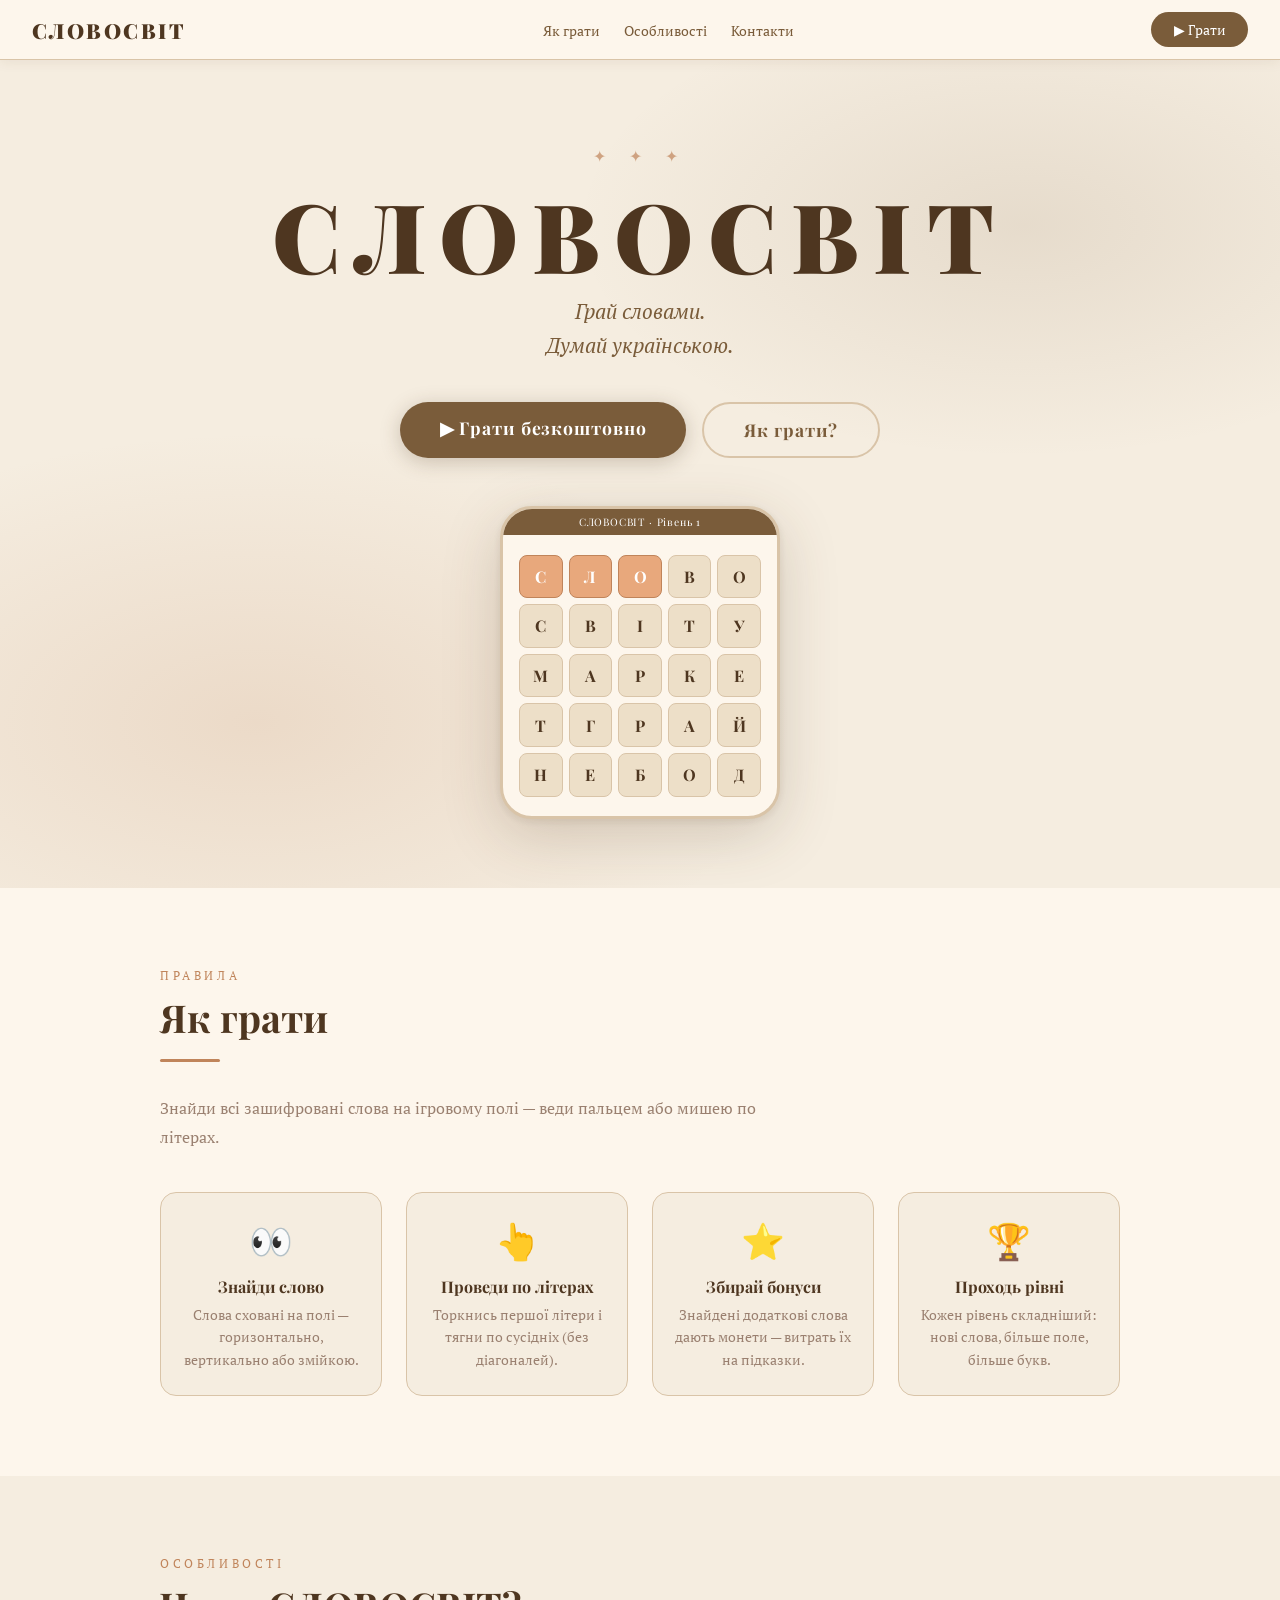
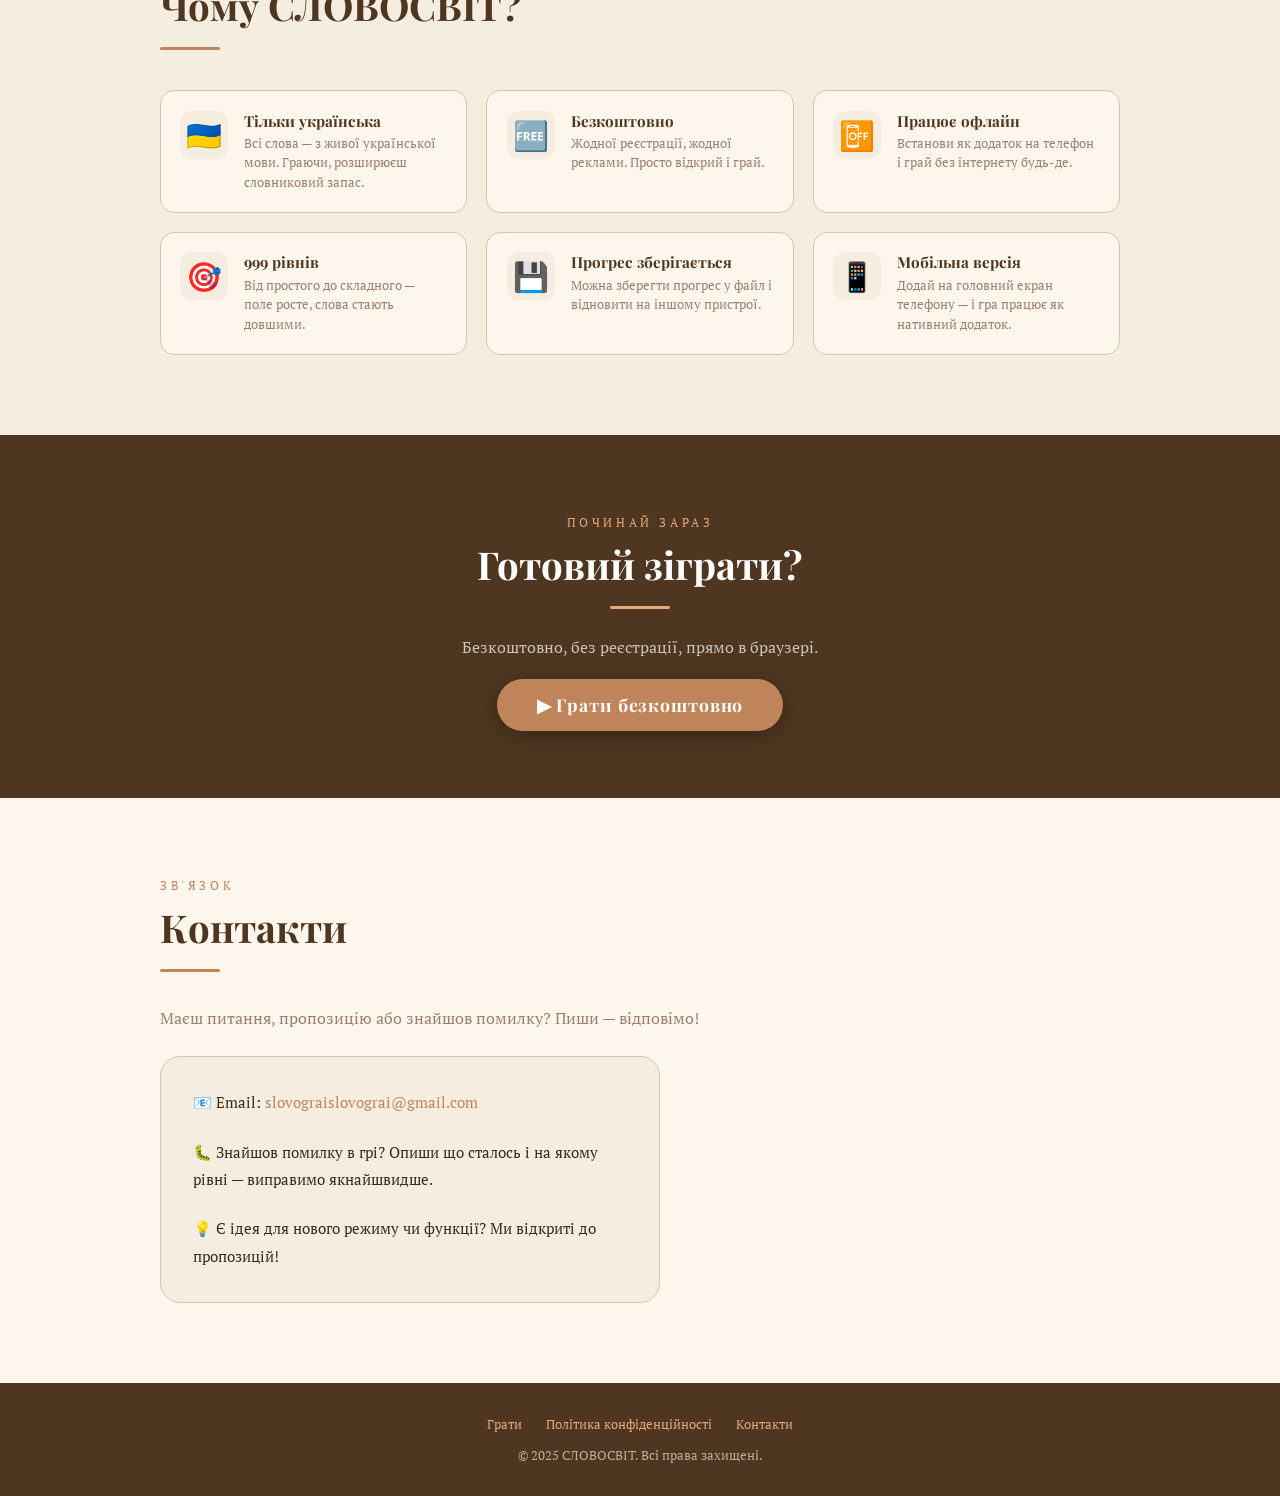
<file: index.html>
<!DOCTYPE html>
<html lang="uk">
<head>
  <meta charset="UTF-8">
  <meta name="viewport" content="width=device-width, initial-scale=1.0">
  <title>СЛОВОСВІТ — гра з пошуку слів українською</title>
  <meta name="description" content="СЛОВОСВІТ — безкоштовна гра з пошуку українських слів. Грай у браузері, без реєстрації.">
  <meta property="og:title" content="СЛОВОСВІТ — українська гра слів">
<meta property="og:description" content="Безкоштовна гра пошуку українських слів у браузері">
<meta property="og:image" content="https://slovograi.github.io/icon-512.png">
<meta property="og:type" content="website">
<meta property="og:url" content="https://slovograi.github.io">
  <link rel="icon" href="icon-192-v2.png">
<link rel="apple-touch-icon" href="icon-512.png">
<link rel="canonical" href="https://slovograi.github.io/">
<link rel="preconnect" href="https://fonts.gstatic.com" crossorigin>
  <link rel="preconnect" href="https://fonts.googleapis.com">
  <link rel="stylesheet" href="https://fonts.googleapis.com/css2?family=Playfair+Display:wght@400;700;900&family=PT+Serif:ital,wght@0,400;0,700;1,400&display=swap">
  <style>
    :root {
      --bg:        #f5ede0;
      --card:      #fdf6ec;
      --brown:     #7a5c3a;
      --brown-dk:  #4e3620;
      --accent:    #c0845a;
      --accent2:   #e8a87c;
      --text:      #3b2a1a;
      --muted:     #9a8070;
      --border:    #d9c4a8;
      --green:     #6a9e6a;
    }

    *, *::before, *::after { box-sizing: border-box; margin: 0; padding: 0; }

    html { scroll-behavior: smooth; }

    body {
      background: var(--bg);
      font-family: 'PT Serif', Georgia, serif;
      color: var(--text);
      overflow-x: hidden;
    }

    /* ── NAV ── */
    nav {
      position: sticky; top: 0; z-index: 100;
      background: var(--card);
      border-bottom: 1px solid var(--border);
      display: flex; align-items: center; justify-content: space-between;
      padding: 0.75rem 2rem;
      box-shadow: 0 2px 12px rgba(90,60,30,0.08);
    }
    .nav-logo {
      font-family: 'Playfair Display', serif;
      font-weight: 900; font-size: 1.3rem;
      color: var(--brown-dk); letter-spacing: 0.12em;
      text-decoration: none;
    }
    .nav-links { display: flex; gap: 1.5rem; list-style: none; }
    .nav-links a {
      font-size: 0.9rem; color: var(--brown);
      text-decoration: none; transition: color .2s;
    }
    .nav-links a:hover { color: var(--accent); }
    .nav-play {
      background: var(--brown); color: #fff;
      padding: 0.5rem 1.4rem; border-radius: 50px;
      font-family: 'PT Serif', serif; font-size: 0.9rem;
      text-decoration: none; transition: background .2s;
    }
    .nav-play:hover { background: var(--brown-dk); }

    /* ── HERO ── */
    .hero {
      min-height: 92vh;
      display: flex; flex-direction: column;
      align-items: center; justify-content: center;
      text-align: center;
      padding: 4rem 1.5rem 3rem;
      position: relative; overflow: hidden;
    }
    .hero::before {
      content: '';
      position: absolute; inset: 0;
      background:
        radial-gradient(ellipse 60% 50% at 20% 80%, rgba(192,132,90,.18) 0%, transparent 70%),
        radial-gradient(ellipse 50% 40% at 80% 20%, rgba(122,92,58,.12) 0%, transparent 70%);
      pointer-events: none;
    }
    .hero-ornament {
      font-size: 1rem; letter-spacing: .6rem;
      color: var(--accent); opacity: .7; margin-bottom: 1.2rem;
    }
    .hero h1 {
      font-family: 'Playfair Display', serif;
      font-size: clamp(3rem, 10vw, 6rem);
      font-weight: 900; color: var(--brown-dk);
      letter-spacing: .15em; line-height: 1;
      margin-bottom: .8rem;
    }
    .hero-sub {
      font-size: clamp(1rem, 3vw, 1.3rem);
      color: var(--brown); font-style: italic;
      margin-bottom: 2.5rem; line-height: 1.6;
    }
    .hero-btns {
      display: flex; gap: 1rem; flex-wrap: wrap;
      justify-content: center;
    }
    .btn-primary {
      background: var(--brown); color: #fff;
      padding: .9rem 2.5rem; border-radius: 50px;
      font-family: 'Playfair Display', serif;
      font-size: 1.1rem; font-weight: 700;
      text-decoration: none; letter-spacing: .05em;
      box-shadow: 0 4px 20px rgba(78,54,32,.25);
      transition: background .2s, transform .15s;
    }
    .btn-primary:hover { background: var(--brown-dk); transform: translateY(-2px); }
    .btn-ghost {
      background: transparent; color: var(--brown);
      padding: .9rem 2.5rem; border-radius: 50px;
      font-family: 'Playfair Display', serif;
      font-size: 1.1rem; font-weight: 700;
      text-decoration: none; letter-spacing: .05em;
      border: 2px solid var(--border);
      transition: border-color .2s, color .2s, transform .15s;
    }
    .btn-ghost:hover { border-color: var(--accent); color: var(--accent); transform: translateY(-2px); }

    /* Fake phone mockup */
    .phone-mockup {
      margin-top: 3rem;
      width: min(280px, 75vw);
      background: var(--card);
      border-radius: 32px;
      border: 3px solid var(--border);
      box-shadow: 0 16px 60px rgba(78,54,32,.2), 0 2px 8px rgba(78,54,32,.1);
      overflow: hidden;
      position: relative;
    }
    .phone-screen {
      padding: 1.2rem 1rem;
      display: grid;
      grid-template-columns: repeat(5, 1fr);
      gap: 6px;
    }
    .phone-bar {
      background: var(--brown); color: #fff;
      font-size: .65rem; letter-spacing: .08em;
      text-align: center; padding: .4rem;
      font-family: 'Playfair Display', serif;
    }
    .cell {
      aspect-ratio: 1;
      border-radius: 8px;
      display: flex; align-items: center; justify-content: center;
      font-family: 'Playfair Display', serif;
      font-weight: 700; font-size: 1rem;
      color: var(--brown-dk);
      background: #eddfc8;
      border: 1.5px solid var(--border);
      transition: background .3s;
    }
    .cell.lit  { background: var(--accent2); border-color: var(--accent); color: #fff; }
    .cell.done { background: var(--green);   border-color: #4a7a4a;       color: #fff; }

    /* ── SECTION BASE ── */
    section { padding: 5rem 1.5rem; }
    .section-inner { max-width: 960px; margin: 0 auto; }
    .section-label {
      font-size: .75rem; letter-spacing: .3em; text-transform: uppercase;
      color: var(--accent); margin-bottom: .5rem;
    }
    .section-title {
      font-family: 'Playfair Display', serif;
      font-size: clamp(1.6rem, 4vw, 2.4rem);
      color: var(--brown-dk); margin-bottom: 1rem;
    }
    .section-desc {
      font-size: 1rem; color: var(--muted);
      line-height: 1.8; max-width: 600px;
    }
    .ornament-line {
      width: 60px; height: 3px;
      background: var(--accent); border-radius: 2px;
      margin: 1rem 0 2rem;
    }

    /* ── HOW TO PLAY ── */
    #how { background: var(--card); }
    .steps {
      display: grid;
      grid-template-columns: repeat(auto-fit, minmax(200px, 1fr));
      gap: 1.5rem; margin-top: 2.5rem;
    }
    .step {
      background: var(--bg);
      border: 1px solid var(--border);
      border-radius: 16px;
      padding: 1.5rem 1.2rem;
      text-align: center;
      transition: transform .2s, box-shadow .2s;
    }
    .step:hover { transform: translateY(-4px); box-shadow: 0 8px 24px rgba(90,60,30,.1); }
    .step-icon { font-size: 2.2rem; margin-bottom: .8rem; }
    .step h3 {
      font-family: 'Playfair Display', serif;
      font-size: 1rem; color: var(--brown-dk);
      margin-bottom: .4rem;
    }
    .step p { font-size: .88rem; color: var(--muted); line-height: 1.6; }

    /* ── FEATURES ── */
    .features {
      display: grid;
      grid-template-columns: repeat(auto-fit, minmax(240px, 1fr));
      gap: 1.2rem; margin-top: 2.5rem;
    }
    .feature {
      display: flex; gap: 1rem; align-items: flex-start;
      background: var(--card);
      border: 1px solid var(--border);
      border-radius: 14px; padding: 1.2rem;
    }
    .feature-icon {
      font-size: 1.8rem; flex-shrink: 0;
      background: var(--bg); width: 48px; height: 48px;
      border-radius: 12px; display: flex; align-items: center; justify-content: center;
    }
    .feature h3 {
      font-family: 'Playfair Display', serif;
      font-size: .95rem; color: var(--brown-dk);
      margin-bottom: .2rem;
    }
    .feature p { font-size: .82rem; color: var(--muted); line-height: 1.5; }

    /* ── CTA ── */
    #cta {
      background: var(--brown-dk);
      text-align: center; color: #fff;
    }
    #cta .section-label { color: var(--accent2); }
    #cta .section-title { color: #fff; }
    #cta .section-desc  { color: rgba(255,255,255,.7); margin: 0 auto 2rem; }
    #cta .btn-primary   { background: var(--accent); box-shadow: 0 4px 20px rgba(0,0,0,.3); }
    #cta .btn-primary:hover { background: var(--accent2); }
    #cta .ornament-line { background: var(--accent2); }

    /* ── CONTACT ── */
    #contact { background: var(--card); }
    .contact-card {
      background: var(--bg);
      border: 1px solid var(--border);
      border-radius: 20px; padding: 2rem;
      max-width: 500px;
    }
    .contact-card p { font-size: .95rem; line-height: 1.8; color: var(--text); }
    .contact-card a { color: var(--accent); text-decoration: none; }
    .contact-card a:hover { text-decoration: underline; }

    /* ── FOOTER ── */
    footer {
      background: var(--brown-dk);
      color: rgba(255,255,255,.6);
      text-align: center;
      padding: 2rem 1rem;
      font-size: .82rem;
    }
    footer a { color: var(--accent2); text-decoration: none; }
    footer a:hover { text-decoration: underline; }
    footer .footer-links { display: flex; gap: 1.5rem; justify-content: center; margin-bottom: .8rem; flex-wrap: wrap; }

    /* ── RESPONSIVE ── */
    @media (max-width: 600px) {
      nav { padding: .6rem 1rem; }
      .nav-links { display: none; }
      .hero { padding: 3rem 1rem 2rem; }
    }

    /* ── ANIMATION ── */
    @keyframes fadeUp {
      from { opacity: 0; transform: translateY(24px); }
      to   { opacity: 1; transform: translateY(0); }
    }
    .hero h1, .hero-sub, .hero-btns, .phone-mockup {
      animation: fadeUp .7s ease both;
    }
    .hero-sub    { animation-delay: .15s; }
    .hero-btns   { animation-delay: .28s; }
    .phone-mockup{ animation-delay: .4s; }
  </style>
</head>
<body>

<!-- NAV -->
<nav>
  <a class="nav-logo" href="#">СЛОВОСВІТ</a>
  <ul class="nav-links">
    <li><a href="#how">Як грати</a></li>
    <li><a href="#features">Особливості</a></li>
    <li><a href="#contact">Контакти</a></li>
  </ul>
  <a class="nav-play" href="./game.html">▶ Грати</a>
</nav>

<!-- HERO -->
<section class="hero">
  <div class="hero-ornament">✦ ✦ ✦</div>
  <h1>СЛОВОСВІТ</h1>
  <p class="hero-sub">
    Грай словами.<br>Думай українською.
  </p>
  <div class="hero-btns">
    <a class="btn-primary" href="./game.html">
▶ Грати безкоштовно
</a>
    <a class="btn-ghost" href="#how">Як грати?</a>
  </div>

  <!-- Phone mockup with animated grid -->
  <div class="phone-mockup">
    <div class="phone-bar">СЛОВОСВІТ · Рівень 1</div>
    <div class="phone-screen" id="demoGrid">
      <!-- filled by JS -->
    </div>
  </div>
</section>

<!-- HOW TO PLAY -->
<section id="how">
  <div class="section-inner">
    <div class="section-label">Правила</div>
    <h2 class="section-title">Як грати</h2>
    <div class="ornament-line"></div>
    <p class="section-desc">Знайди всі зашифровані слова на ігровому полі — веди пальцем або мишею по літерах.</p>

    <div class="steps">
      <div class="step">
        <div class="step-icon">👀</div>
        <h3>Знайди слово</h3>
        <p>Слова сховані на полі — горизонтально, вертикально або змійкою.</p>
      </div>
      <div class="step">
        <div class="step-icon">👆</div>
        <h3>Проведи по літерах</h3>
        <p>Торкнись першої літери і тягни по сусідніх (без діагоналей).</p>
      </div>
      <div class="step">
        <div class="step-icon">⭐</div>
        <h3>Збирай бонуси</h3>
        <p>Знайдені додаткові слова дають монети — витрать їх на підказки.</p>
      </div>
      <div class="step">
        <div class="step-icon">🏆</div>
        <h3>Проходь рівні</h3>
        <p>Кожен рівень складніший: нові слова, більше поле, більше букв.</p>
      </div>
    </div>
  </div>
</section>

<!-- FEATURES -->
<section id="features">
  <div class="section-inner">
    <div class="section-label">Особливості</div>
    <h2 class="section-title">Чому СЛОВОСВІТ?</h2>
    <div class="ornament-line"></div>

    <div class="features">
      <div class="feature">
        <div class="feature-icon">🇺🇦</div>
        <div>
          <h3>Тільки українська</h3>
          <p>Всі слова — з живої української мови. Граючи, розширюєш словниковий запас.</p>
        </div>
      </div>
      <div class="feature">
        <div class="feature-icon">🆓</div>
        <div>
          <h3>Безкоштовно</h3>
          <p>Жодної реєстрації, жодної реклами. Просто відкрий і грай.</p>
        </div>
      </div>
      <div class="feature">
        <div class="feature-icon">📴</div>
        <div>
          <h3>Працює офлайн</h3>
          <p>Встанови як додаток на телефон і грай без інтернету будь-де.</p>
        </div>
      </div>
      <div class="feature">
        <div class="feature-icon">🎯</div>
        <div>
          <h3>999 рівнів</h3>
          <p>Від простого до складного — поле росте, слова стають довшими.</p>
        </div>
      </div>
      <div class="feature">
        <div class="feature-icon">💾</div>
        <div>
          <h3>Прогрес зберігається</h3>
          <p>Можна зберегти прогрес у файл і відновити на іншому пристрої.</p>
        </div>
      </div>
      <div class="feature">
        <div class="feature-icon">📱</div>
        <div>
          <h3>Мобільна версія</h3>
          <p>Додай на головний екран телефону — і гра працює як нативний додаток.</p>
        </div>
      </div>
    </div>
  </div>
</section>

<!-- CTA -->
<section id="cta">
  <div class="section-inner">
    <div class="section-label">Починай зараз</div>
    <h2 class="section-title">Готовий зіграти?</h2>
    <div class="ornament-line" style="margin: 1rem auto 1.5rem;"></div>
    <p class="section-desc">Безкоштовно, без реєстрації, прямо в браузері.</p>
    <a class="btn-primary" href="./game.html">
▶ Грати безкоштовно
</a>
  </div>
</section>

<!-- CONTACT -->
<section id="contact">
  <div class="section-inner">
    <div class="section-label">Зв'язок</div>
    <h2 class="section-title">Контакти</h2>
    <div class="ornament-line"></div>
    <p class="section-desc" style="margin-bottom:1.5rem">Маєш питання, пропозицію або знайшов помилку? Пиши — відповімо!</p>

    <div class="contact-card">
      <p>📧 Email: <a href="mailto:slovograislovograi@gmail.com">slovograislovograi@gmail.com</a></p>
      <br>
      <p>🐛 Знайшов помилку в грі? Опиши що сталось і на якому рівні — виправимо якнайшвидше.</p>
      <br>
      <p>💡 Є ідея для нового режиму чи функції? Ми відкриті до пропозицій!</p>
    </div>
  </div>
</section>

<!-- FOOTER -->
<footer>
  <div class="footer-links">
    <a href="./game.html">Грати</a>
    <a href="privacy.html">Політика конфіденційності</a>
    <a href="mailto:slovograislovograi@gmail.com">Контакти</a>
  </div>
  <div>© 2025 СЛОВОСВІТ. Всі права захищені.</div>
</footer>

<script>
  // Animate demo grid
  const letters = ['С','Л','О','В','О','С','В','І','Т','У','М','А','Р','К','Е','Т','Г','Р','А','Й','Н','Е','Б','О','Д'];
  const grid = document.getElementById('demoGrid');
  letters.forEach((l, i) => {
    const c = document.createElement('div');
    c.className = 'cell';
    c.textContent = l;
    grid.appendChild(c);
  });

  // Animate a word path: С-Л-О-В-О (indices 0,1,2,3,4)
  const paths = [
    [0,1,2,3,4],
    [5,6,7,8,9],
    [10,11,12,13,14],
  ];
  let pathIdx = 0;
  let step = 0;
  let currentLit = [];

  function animatePath() {
    const cells = grid.querySelectorAll('.cell');
    // clear lit
    currentLit.forEach(i => {
      if (!paths[pathIdx].slice(0, step).includes(i)) {
        cells[i].classList.remove('lit');
      }
    });

    const path = paths[pathIdx];
    if (step < path.length) {
      cells[path[step]].classList.add('lit');
      currentLit.push(path[step]);
      step++;
      setTimeout(animatePath, 350);
    } else {
      // mark done
      setTimeout(() => {
        path.forEach(i => {
          cells[i].classList.remove('lit');
          cells[i].classList.add('done');
        });
        currentLit = [];
        step = 0;
        pathIdx = (pathIdx + 1) % paths.length;
        // reset done after pause
        setTimeout(() => {
          path.forEach(i => cells[i].classList.remove('done'));
          setTimeout(animatePath, 400);
        }, 1200);
      }, 400);
    }
  }

  setTimeout(animatePath, 1000);
</script>

</body>
</html>
</file>
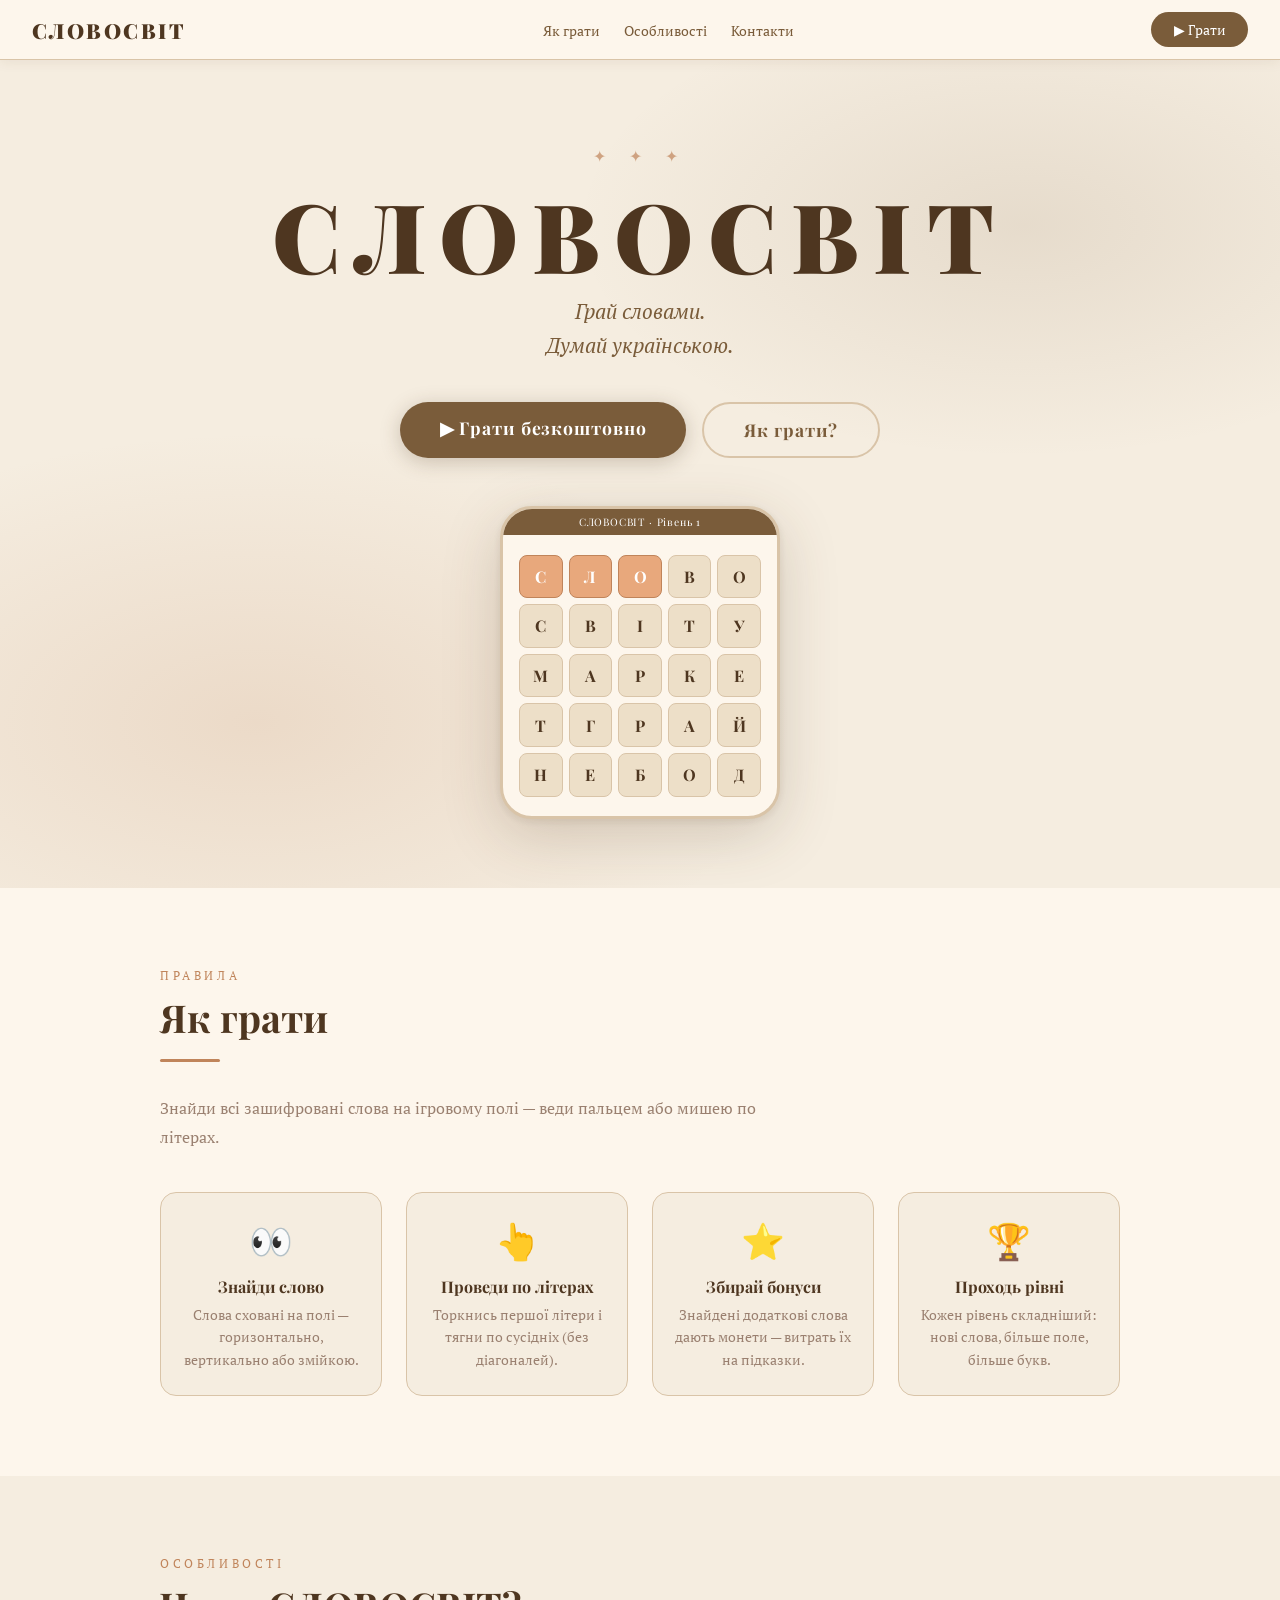
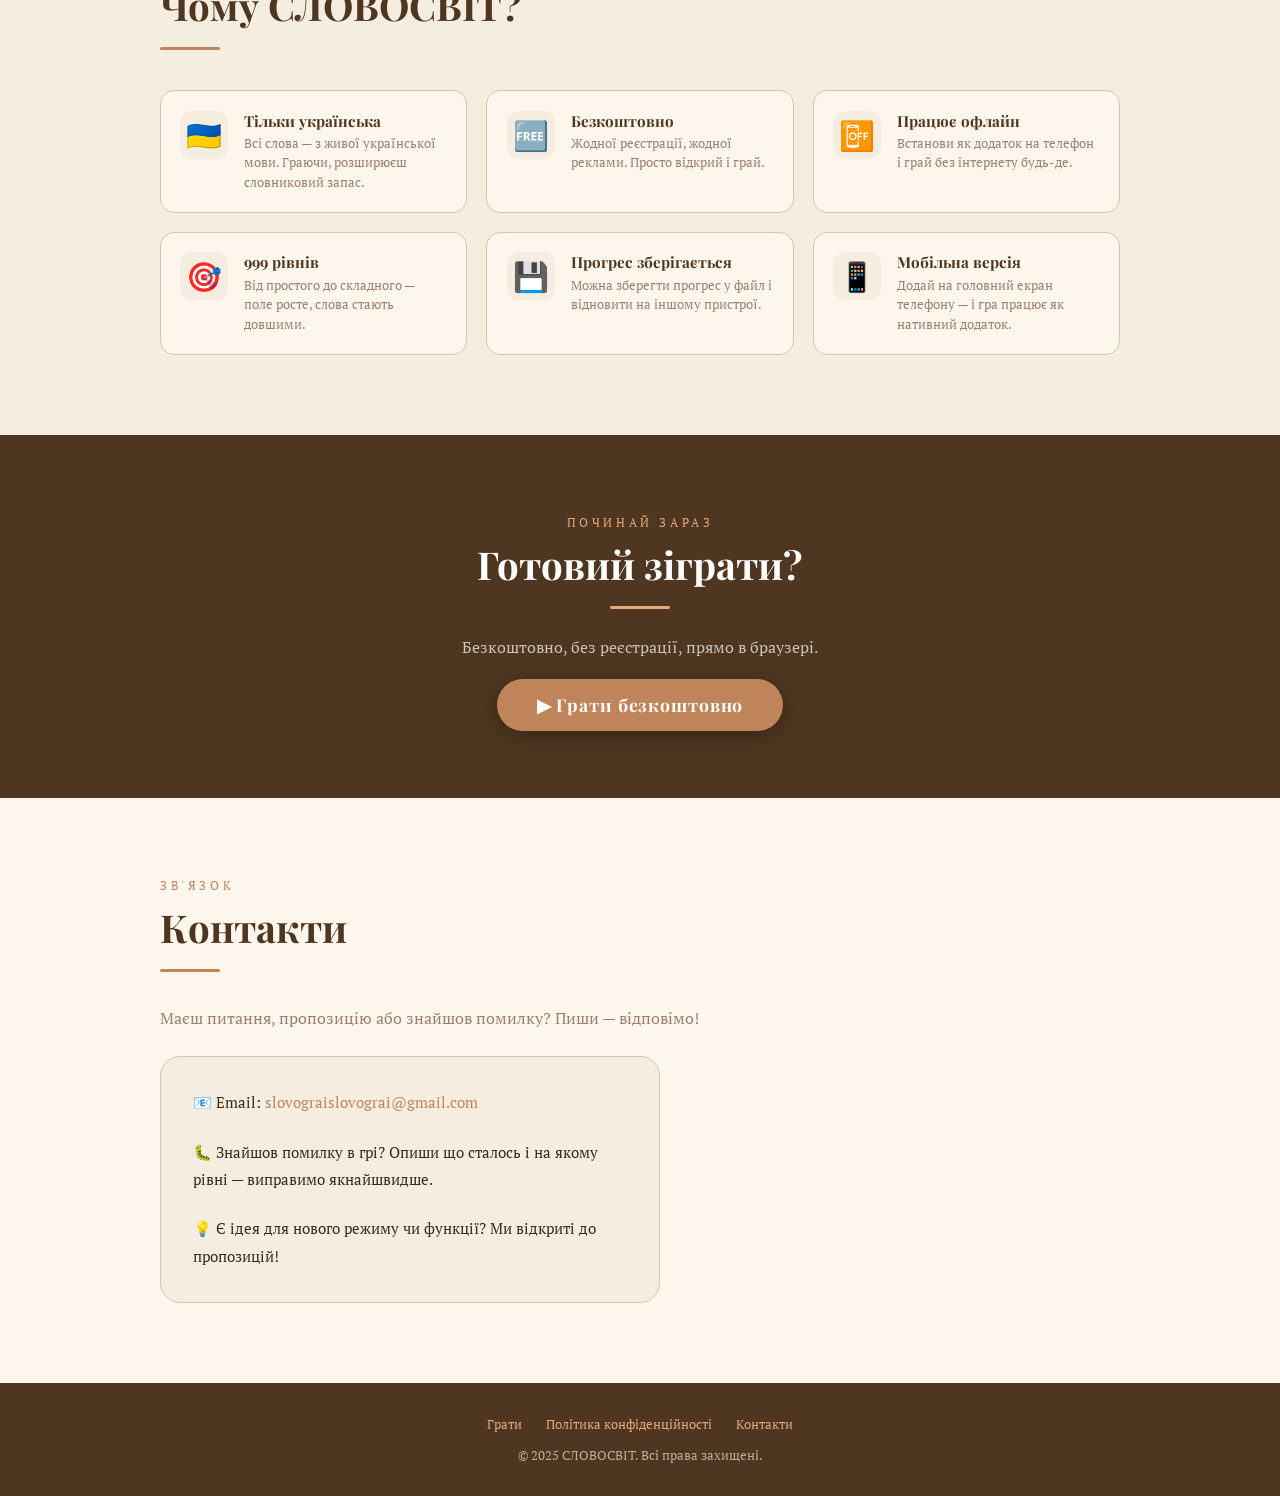
<file: landing.html>
<!DOCTYPE html>
<html lang="uk">
<head>
  <meta charset="UTF-8">
  <meta name="viewport" content="width=device-width, initial-scale=1.0">
  <title>СЛОВОСВІТ — гра з пошуку слів українською</title>
  <meta name="description" content="СЛОВОСВІТ — безкоштовна гра з пошуку українських слів. Грай у браузері, без реєстрації.">
  <meta property="og:title" content="СЛОВОСВІТ — українська гра слів">
<meta property="og:description" content="Безкоштовна гра пошуку українських слів у браузері">
<meta property="og:image" content="https://slovograi.github.io/icon-512.png">
<meta property="og:type" content="website">
<meta property="og:url" content="https://slovograi.github.io">
  <link rel="icon" href="icon-192-v2.png">
<link rel="apple-touch-icon" href="icon-512.png">
<link rel="canonical" href="https://slovograi.github.io/landing.html">
<link rel="preconnect" href="https://fonts.gstatic.com" crossorigin>
  <link rel="preconnect" href="https://fonts.googleapis.com">
  <link rel="stylesheet" href="https://fonts.googleapis.com/css2?family=Playfair+Display:wght@400;700;900&family=PT+Serif:ital,wght@0,400;0,700;1,400&display=swap">
  <style>
    :root {
      --bg:        #f5ede0;
      --card:      #fdf6ec;
      --brown:     #7a5c3a;
      --brown-dk:  #4e3620;
      --accent:    #c0845a;
      --accent2:   #e8a87c;
      --text:      #3b2a1a;
      --muted:     #9a8070;
      --border:    #d9c4a8;
      --green:     #6a9e6a;
    }

    *, *::before, *::after { box-sizing: border-box; margin: 0; padding: 0; }

    html { scroll-behavior: smooth; }

    body {
      background: var(--bg);
      font-family: 'PT Serif', Georgia, serif;
      color: var(--text);
      overflow-x: hidden;
    }

    /* ── NAV ── */
    nav {
      position: sticky; top: 0; z-index: 100;
      background: var(--card);
      border-bottom: 1px solid var(--border);
      display: flex; align-items: center; justify-content: space-between;
      padding: 0.75rem 2rem;
      box-shadow: 0 2px 12px rgba(90,60,30,0.08);
    }
    .nav-logo {
      font-family: 'Playfair Display', serif;
      font-weight: 900; font-size: 1.3rem;
      color: var(--brown-dk); letter-spacing: 0.12em;
      text-decoration: none;
    }
    .nav-links { display: flex; gap: 1.5rem; list-style: none; }
    .nav-links a {
      font-size: 0.9rem; color: var(--brown);
      text-decoration: none; transition: color .2s;
    }
    .nav-links a:hover { color: var(--accent); }
    .nav-play {
      background: var(--brown); color: #fff;
      padding: 0.5rem 1.4rem; border-radius: 50px;
      font-family: 'PT Serif', serif; font-size: 0.9rem;
      text-decoration: none; transition: background .2s;
    }
    .nav-play:hover { background: var(--brown-dk); }

    /* ── HERO ── */
    .hero {
      min-height: 92vh;
      display: flex; flex-direction: column;
      align-items: center; justify-content: center;
      text-align: center;
      padding: 4rem 1.5rem 3rem;
      position: relative; overflow: hidden;
    }
    .hero::before {
      content: '';
      position: absolute; inset: 0;
      background:
        radial-gradient(ellipse 60% 50% at 20% 80%, rgba(192,132,90,.18) 0%, transparent 70%),
        radial-gradient(ellipse 50% 40% at 80% 20%, rgba(122,92,58,.12) 0%, transparent 70%);
      pointer-events: none;
    }
    .hero-ornament {
      font-size: 1rem; letter-spacing: .6rem;
      color: var(--accent); opacity: .7; margin-bottom: 1.2rem;
    }
    .hero h1 {
      font-family: 'Playfair Display', serif;
      font-size: clamp(3rem, 10vw, 6rem);
      font-weight: 900; color: var(--brown-dk);
      letter-spacing: .15em; line-height: 1;
      margin-bottom: .8rem;
    }
    .hero-sub {
      font-size: clamp(1rem, 3vw, 1.3rem);
      color: var(--brown); font-style: italic;
      margin-bottom: 2.5rem; line-height: 1.6;
    }
    .hero-btns {
      display: flex; gap: 1rem; flex-wrap: wrap;
      justify-content: center;
    }
    .btn-primary {
      background: var(--brown); color: #fff;
      padding: .9rem 2.5rem; border-radius: 50px;
      font-family: 'Playfair Display', serif;
      font-size: 1.1rem; font-weight: 700;
      text-decoration: none; letter-spacing: .05em;
      box-shadow: 0 4px 20px rgba(78,54,32,.25);
      transition: background .2s, transform .15s;
    }
    .btn-primary:hover { background: var(--brown-dk); transform: translateY(-2px); }
    .btn-ghost {
      background: transparent; color: var(--brown);
      padding: .9rem 2.5rem; border-radius: 50px;
      font-family: 'Playfair Display', serif;
      font-size: 1.1rem; font-weight: 700;
      text-decoration: none; letter-spacing: .05em;
      border: 2px solid var(--border);
      transition: border-color .2s, color .2s, transform .15s;
    }
    .btn-ghost:hover { border-color: var(--accent); color: var(--accent); transform: translateY(-2px); }

    /* Fake phone mockup */
    .phone-mockup {
      margin-top: 3rem;
      width: min(280px, 75vw);
      background: var(--card);
      border-radius: 32px;
      border: 3px solid var(--border);
      box-shadow: 0 16px 60px rgba(78,54,32,.2), 0 2px 8px rgba(78,54,32,.1);
      overflow: hidden;
      position: relative;
    }
    .phone-screen {
      padding: 1.2rem 1rem;
      display: grid;
      grid-template-columns: repeat(5, 1fr);
      gap: 6px;
    }
    .phone-bar {
      background: var(--brown); color: #fff;
      font-size: .65rem; letter-spacing: .08em;
      text-align: center; padding: .4rem;
      font-family: 'Playfair Display', serif;
    }
    .cell {
      aspect-ratio: 1;
      border-radius: 8px;
      display: flex; align-items: center; justify-content: center;
      font-family: 'Playfair Display', serif;
      font-weight: 700; font-size: 1rem;
      color: var(--brown-dk);
      background: #eddfc8;
      border: 1.5px solid var(--border);
      transition: background .3s;
    }
    .cell.lit  { background: var(--accent2); border-color: var(--accent); color: #fff; }
    .cell.done { background: var(--green);   border-color: #4a7a4a;       color: #fff; }

    /* ── SECTION BASE ── */
    section { padding: 5rem 1.5rem; }
    .section-inner { max-width: 960px; margin: 0 auto; }
    .section-label {
      font-size: .75rem; letter-spacing: .3em; text-transform: uppercase;
      color: var(--accent); margin-bottom: .5rem;
    }
    .section-title {
      font-family: 'Playfair Display', serif;
      font-size: clamp(1.6rem, 4vw, 2.4rem);
      color: var(--brown-dk); margin-bottom: 1rem;
    }
    .section-desc {
      font-size: 1rem; color: var(--muted);
      line-height: 1.8; max-width: 600px;
    }
    .ornament-line {
      width: 60px; height: 3px;
      background: var(--accent); border-radius: 2px;
      margin: 1rem 0 2rem;
    }

    /* ── HOW TO PLAY ── */
    #how { background: var(--card); }
    .steps {
      display: grid;
      grid-template-columns: repeat(auto-fit, minmax(200px, 1fr));
      gap: 1.5rem; margin-top: 2.5rem;
    }
    .step {
      background: var(--bg);
      border: 1px solid var(--border);
      border-radius: 16px;
      padding: 1.5rem 1.2rem;
      text-align: center;
      transition: transform .2s, box-shadow .2s;
    }
    .step:hover { transform: translateY(-4px); box-shadow: 0 8px 24px rgba(90,60,30,.1); }
    .step-icon { font-size: 2.2rem; margin-bottom: .8rem; }
    .step h3 {
      font-family: 'Playfair Display', serif;
      font-size: 1rem; color: var(--brown-dk);
      margin-bottom: .4rem;
    }
    .step p { font-size: .88rem; color: var(--muted); line-height: 1.6; }

    /* ── FEATURES ── */
    .features {
      display: grid;
      grid-template-columns: repeat(auto-fit, minmax(240px, 1fr));
      gap: 1.2rem; margin-top: 2.5rem;
    }
    .feature {
      display: flex; gap: 1rem; align-items: flex-start;
      background: var(--card);
      border: 1px solid var(--border);
      border-radius: 14px; padding: 1.2rem;
    }
    .feature-icon {
      font-size: 1.8rem; flex-shrink: 0;
      background: var(--bg); width: 48px; height: 48px;
      border-radius: 12px; display: flex; align-items: center; justify-content: center;
    }
    .feature h3 {
      font-family: 'Playfair Display', serif;
      font-size: .95rem; color: var(--brown-dk);
      margin-bottom: .2rem;
    }
    .feature p { font-size: .82rem; color: var(--muted); line-height: 1.5; }

    /* ── CTA ── */
    #cta {
      background: var(--brown-dk);
      text-align: center; color: #fff;
    }
    #cta .section-label { color: var(--accent2); }
    #cta .section-title { color: #fff; }
    #cta .section-desc  { color: rgba(255,255,255,.7); margin: 0 auto 2rem; }
    #cta .btn-primary   { background: var(--accent); box-shadow: 0 4px 20px rgba(0,0,0,.3); }
    #cta .btn-primary:hover { background: var(--accent2); }
    #cta .ornament-line { background: var(--accent2); }

    /* ── CONTACT ── */
    #contact { background: var(--card); }
    .contact-card {
      background: var(--bg);
      border: 1px solid var(--border);
      border-radius: 20px; padding: 2rem;
      max-width: 500px;
    }
    .contact-card p { font-size: .95rem; line-height: 1.8; color: var(--text); }
    .contact-card a { color: var(--accent); text-decoration: none; }
    .contact-card a:hover { text-decoration: underline; }

    /* ── FOOTER ── */
    footer {
      background: var(--brown-dk);
      color: rgba(255,255,255,.6);
      text-align: center;
      padding: 2rem 1rem;
      font-size: .82rem;
    }
    footer a { color: var(--accent2); text-decoration: none; }
    footer a:hover { text-decoration: underline; }
    footer .footer-links { display: flex; gap: 1.5rem; justify-content: center; margin-bottom: .8rem; flex-wrap: wrap; }

    /* ── RESPONSIVE ── */
    @media (max-width: 600px) {
      nav { padding: .6rem 1rem; }
      .nav-links { display: none; }
      .hero { padding: 3rem 1rem 2rem; }
    }

    /* ── ANIMATION ── */
    @keyframes fadeUp {
      from { opacity: 0; transform: translateY(24px); }
      to   { opacity: 1; transform: translateY(0); }
    }
    .hero h1, .hero-sub, .hero-btns, .phone-mockup {
      animation: fadeUp .7s ease both;
    }
    .hero-sub    { animation-delay: .15s; }
    .hero-btns   { animation-delay: .28s; }
    .phone-mockup{ animation-delay: .4s; }
  </style>
</head>
<body>

<!-- NAV -->
<nav>
  <a class="nav-logo" href="#">СЛОВОСВІТ</a>
  <ul class="nav-links">
    <li><a href="#how">Як грати</a></li>
    <li><a href="#features">Особливості</a></li>
    <li><a href="#contact">Контакти</a></li>
  </ul>
  <a class="nav-play" href="/">▶ Грати</a>
</nav>

<!-- HERO -->
<section class="hero">
  <div class="hero-ornament">✦ ✦ ✦</div>
  <h1>СЛОВОСВІТ</h1>
  <p class="hero-sub">
    Грай словами.<br>Думай українською.
  </p>
  <div class="hero-btns">
    <a class="btn-primary" href="/">
▶ Грати безкоштовно
</a>
    <a class="btn-ghost" href="#how">Як грати?</a>
  </div>

  <!-- Phone mockup with animated grid -->
  <div class="phone-mockup">
    <div class="phone-bar">СЛОВОСВІТ · Рівень 1</div>
    <div class="phone-screen" id="demoGrid">
      <!-- filled by JS -->
    </div>
  </div>
</section>

<!-- HOW TO PLAY -->
<section id="how">
  <div class="section-inner">
    <div class="section-label">Правила</div>
    <h2 class="section-title">Як грати</h2>
    <div class="ornament-line"></div>
    <p class="section-desc">Знайди всі зашифровані слова на ігровому полі — веди пальцем або мишею по літерах.</p>

    <div class="steps">
      <div class="step">
        <div class="step-icon">👀</div>
        <h3>Знайди слово</h3>
        <p>Слова сховані на полі — горизонтально, вертикально або змійкою.</p>
      </div>
      <div class="step">
        <div class="step-icon">👆</div>
        <h3>Проведи по літерах</h3>
        <p>Торкнись першої літери і тягни по сусідніх (без діагоналей).</p>
      </div>
      <div class="step">
        <div class="step-icon">⭐</div>
        <h3>Збирай бонуси</h3>
        <p>Знайдені додаткові слова дають монети — витрать їх на підказки.</p>
      </div>
      <div class="step">
        <div class="step-icon">🏆</div>
        <h3>Проходь рівні</h3>
        <p>Кожен рівень складніший: нові слова, більше поле, більше букв.</p>
      </div>
    </div>
  </div>
</section>

<!-- FEATURES -->
<section id="features">
  <div class="section-inner">
    <div class="section-label">Особливості</div>
    <h2 class="section-title">Чому СЛОВОСВІТ?</h2>
    <div class="ornament-line"></div>

    <div class="features">
      <div class="feature">
        <div class="feature-icon">🇺🇦</div>
        <div>
          <h3>Тільки українська</h3>
          <p>Всі слова — з живої української мови. Граючи, розширюєш словниковий запас.</p>
        </div>
      </div>
      <div class="feature">
        <div class="feature-icon">🆓</div>
        <div>
          <h3>Безкоштовно</h3>
          <p>Жодної реєстрації, жодної реклами. Просто відкрий і грай.</p>
        </div>
      </div>
      <div class="feature">
        <div class="feature-icon">📴</div>
        <div>
          <h3>Працює офлайн</h3>
          <p>Встанови як додаток на телефон і грай без інтернету будь-де.</p>
        </div>
      </div>
      <div class="feature">
        <div class="feature-icon">🎯</div>
        <div>
          <h3>999 рівнів</h3>
          <p>Від простого до складного — поле росте, слова стають довшими.</p>
        </div>
      </div>
      <div class="feature">
        <div class="feature-icon">💾</div>
        <div>
          <h3>Прогрес зберігається</h3>
          <p>Можна зберегти прогрес у файл і відновити на іншому пристрої.</p>
        </div>
      </div>
      <div class="feature">
        <div class="feature-icon">📱</div>
        <div>
          <h3>Мобільна версія</h3>
          <p>Додай на головний екран телефону — і гра працює як нативний додаток.</p>
        </div>
      </div>
    </div>
  </div>
</section>

<!-- CTA -->
<section id="cta">
  <div class="section-inner">
    <div class="section-label">Починай зараз</div>
    <h2 class="section-title">Готовий зіграти?</h2>
    <div class="ornament-line" style="margin: 1rem auto 1.5rem;"></div>
    <p class="section-desc">Безкоштовно, без реєстрації, прямо в браузері.</p>
    <a class="btn-primary" href="/">
▶ Грати безкоштовно
</a>
  </div>
</section>

<!-- CONTACT -->
<section id="contact">
  <div class="section-inner">
    <div class="section-label">Зв'язок</div>
    <h2 class="section-title">Контакти</h2>
    <div class="ornament-line"></div>
    <p class="section-desc" style="margin-bottom:1.5rem">Маєш питання, пропозицію або знайшов помилку? Пиши — відповімо!</p>

    <div class="contact-card">
      <p>📧 Email: <a href="mailto:slovograislovograi@gmail.com">slovograislovograi@gmail.com</a></p>
      <br>
      <p>🐛 Знайшов помилку в грі? Опиши що сталось і на якому рівні — виправимо якнайшвидше.</p>
      <br>
      <p>💡 Є ідея для нового режиму чи функції? Ми відкриті до пропозицій!</p>
    </div>
  </div>
</section>

<!-- FOOTER -->
<footer>
  <div class="footer-links">
    <a href="/">Грати</a>
    <a href="privacy.html">Політика конфіденційності</a>
    <a href="mailto:slovograislovograi@gmail.com">Контакти</a>
  </div>
  <div>© 2025 СЛОВОСВІТ. Всі права захищені.</div>
</footer>

<script>
  // Animate demo grid
  const letters = ['С','Л','О','В','О','С','В','І','Т','У','М','А','Р','К','Е','Т','Г','Р','А','Й','Н','Е','Б','О','Д'];
  const grid = document.getElementById('demoGrid');
  letters.forEach((l, i) => {
    const c = document.createElement('div');
    c.className = 'cell';
    c.textContent = l;
    grid.appendChild(c);
  });

  // Animate a word path: С-Л-О-В-О (indices 0,1,2,3,4)
  const paths = [
    [0,1,2,3,4],
    [5,6,7,8,9],
    [10,11,12,13,14],
  ];
  let pathIdx = 0;
  let step = 0;
  let currentLit = [];

  function animatePath() {
    const cells = grid.querySelectorAll('.cell');
    // clear lit
    currentLit.forEach(i => {
      if (!paths[pathIdx].slice(0, step).includes(i)) {
        cells[i].classList.remove('lit');
      }
    });

    const path = paths[pathIdx];
    if (step < path.length) {
      cells[path[step]].classList.add('lit');
      currentLit.push(path[step]);
      step++;
      setTimeout(animatePath, 350);
    } else {
      // mark done
      setTimeout(() => {
        path.forEach(i => {
          cells[i].classList.remove('lit');
          cells[i].classList.add('done');
        });
        currentLit = [];
        step = 0;
        pathIdx = (pathIdx + 1) % paths.length;
        // reset done after pause
        setTimeout(() => {
          path.forEach(i => cells[i].classList.remove('done'));
          setTimeout(animatePath, 400);
        }, 1200);
      }, 400);
    }
  }

  setTimeout(animatePath, 1000);
</script>

</body>
</html>
</file>
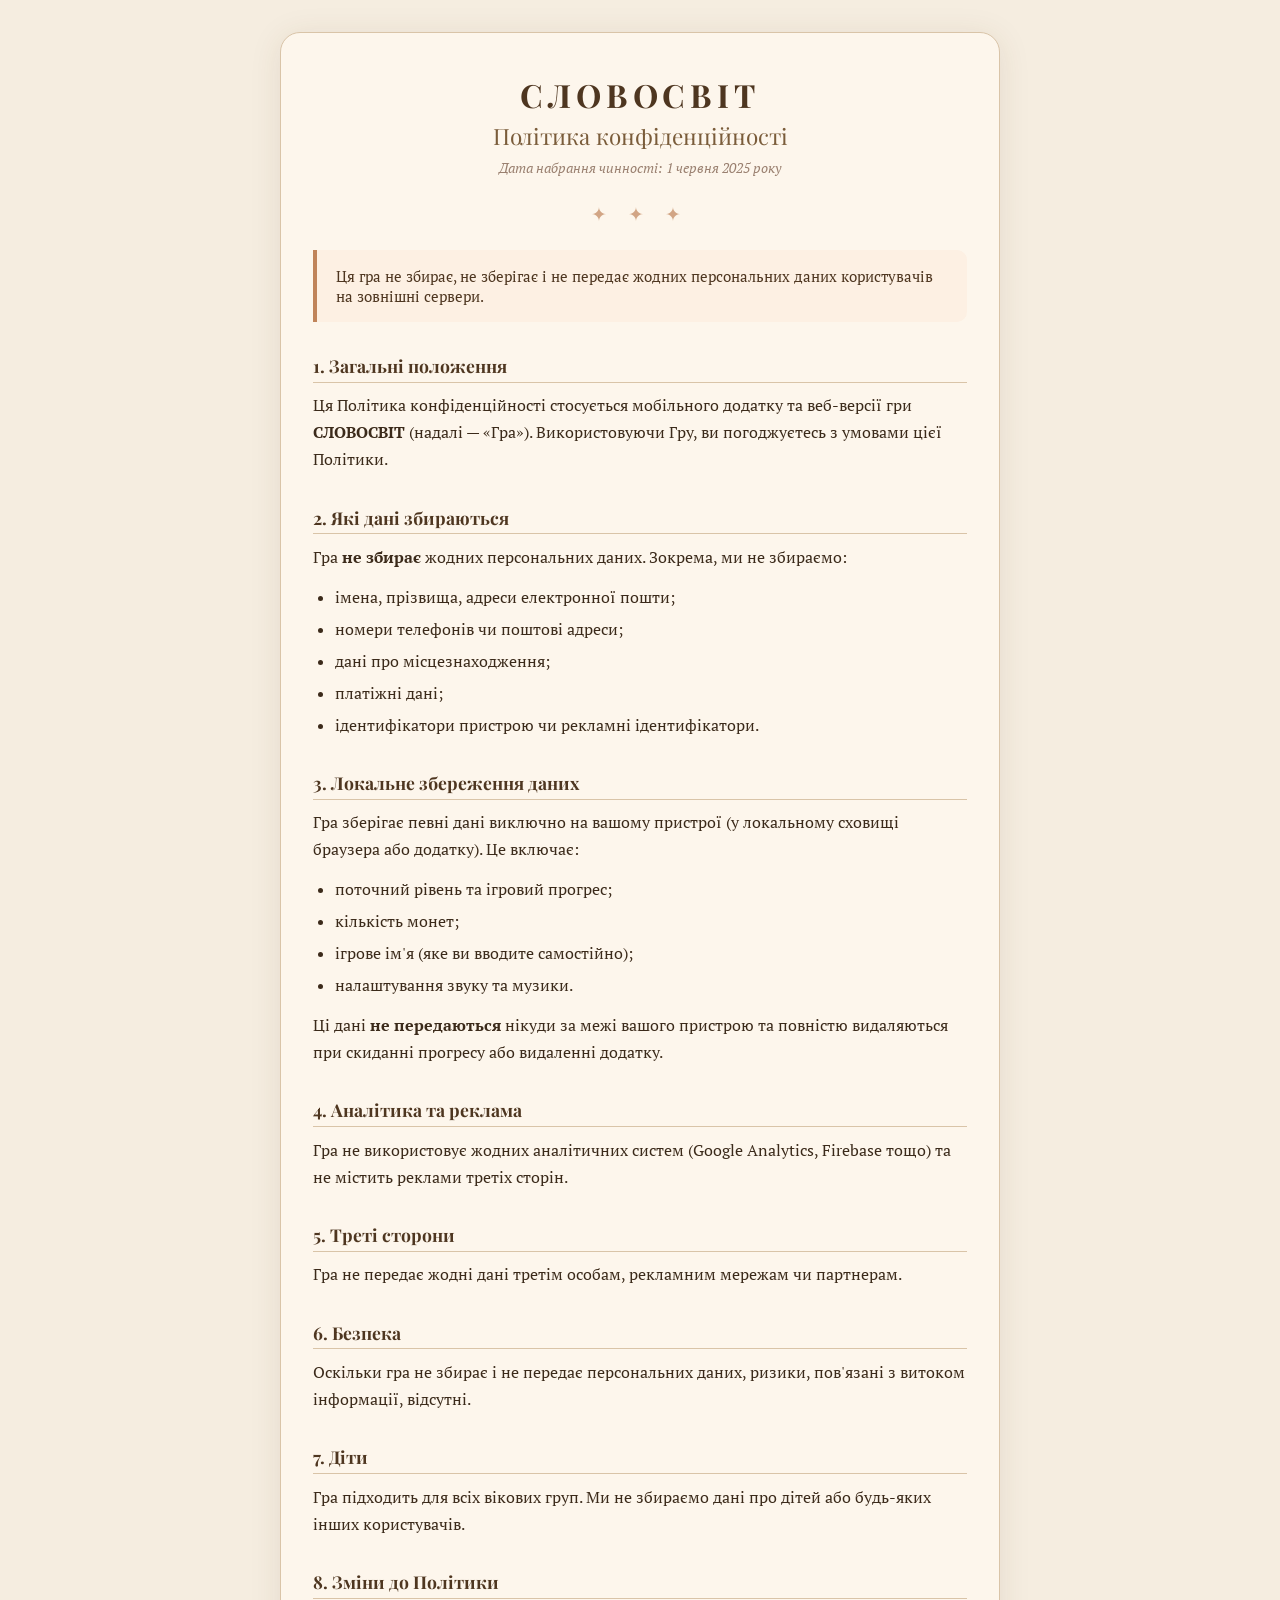
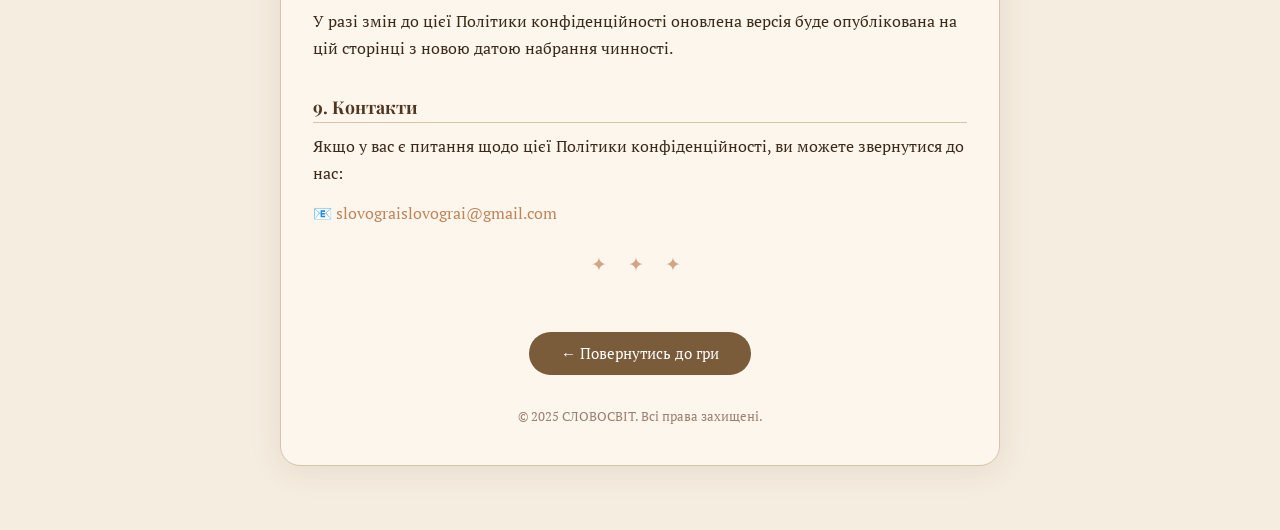
<file: privacy.html>
<!DOCTYPE html>
<html lang="uk">
<head>
  <meta charset="UTF-8">
  <meta name="viewport" content="width=device-width, initial-scale=1.0">
  <title>Політика конфіденційності — СЛОВОСВІТ</title>
  <style>
    @import url('https://fonts.googleapis.com/css2?family=Playfair+Display:wght@400;700&family=PT+Serif:ital,wght@0,400;0,700;1,400&display=swap');

    :root {
      --bg: #f5ede0;
      --card: #fdf6ec;
      --brown: #7a5c3a;
      --brown-dark: #4e3620;
      --accent: #c0845a;
      --text: #3b2a1a;
      --muted: #9a8070;
      --border: #d9c4a8;
    }

    * { box-sizing: border-box; margin: 0; padding: 0; }

    body {
      background: var(--bg);
      font-family: 'PT Serif', Georgia, serif;
      color: var(--text);
      min-height: 100vh;
      padding: 2rem 1rem 4rem;
    }

    .ornament {
      text-align: center;
      color: var(--accent);
      font-size: 1.2rem;
      letter-spacing: 0.5rem;
      margin: 1.5rem 0;
      opacity: 0.7;
    }

    .wrapper {
      max-width: 720px;
      margin: 0 auto;
      background: var(--card);
      border-radius: 20px;
      padding: 2.5rem 2rem;
      box-shadow: 0 4px 32px rgba(90,60,30,0.10);
      border: 1px solid var(--border);
    }

    .header {
      text-align: center;
      margin-bottom: 0.5rem;
    }

    .game-title {
      font-family: 'Playfair Display', serif;
      font-size: 2rem;
      font-weight: 700;
      color: var(--brown-dark);
      letter-spacing: 0.15em;
      text-transform: uppercase;
    }

    h1 {
      font-family: 'Playfair Display', serif;
      font-size: 1.4rem;
      font-weight: 400;
      color: var(--brown);
      margin-top: 0.3rem;
    }

    .date {
      font-size: 0.85rem;
      color: var(--muted);
      margin-top: 0.5rem;
      font-style: italic;
    }

    h2 {
      font-family: 'Playfair Display', serif;
      font-size: 1.1rem;
      color: var(--brown-dark);
      margin: 2rem 0 0.6rem;
      padding-bottom: 0.3rem;
      border-bottom: 1px solid var(--border);
    }

    p {
      line-height: 1.75;
      font-size: 0.97rem;
      color: var(--text);
      margin-bottom: 0.8rem;
    }

    ul {
      padding-left: 1.4rem;
      margin-bottom: 0.8rem;
    }

    ul li {
      line-height: 1.75;
      font-size: 0.97rem;
      margin-bottom: 0.3rem;
    }

    a {
      color: var(--accent);
      text-decoration: none;
    }

    a:hover {
      text-decoration: underline;
    }

    .highlight-box {
      background: #fdf0e3;
      border-left: 4px solid var(--accent);
      border-radius: 0 10px 10px 0;
      padding: 1rem 1.2rem;
      margin: 1.2rem 0;
      font-size: 0.95rem;
      color: var(--brown-dark);
    }

    .back-btn {
      display: inline-block;
      margin-top: 2rem;
      padding: 0.7rem 2rem;
      background: var(--brown);
      color: #fff;
      border-radius: 50px;
      font-family: 'PT Serif', serif;
      font-size: 0.95rem;
      text-decoration: none;
      transition: background 0.2s;
    }

    .back-btn:hover {
      background: var(--brown-dark);
      text-decoration: none;
    }

    footer {
      text-align: center;
      margin-top: 2rem;
      font-size: 0.82rem;
      color: var(--muted);
    }

    @media (max-width: 500px) {
      .wrapper { padding: 1.5rem 1rem; }
      .game-title { font-size: 1.5rem; }
    }
  </style>
</head>
<body>

  <div class="wrapper">
    <div class="header">
      <div class="game-title">СЛОВОСВІТ</div>
      <h1>Політика конфіденційності</h1>
      <div class="date">Дата набрання чинності: 1 червня 2025 року</div>
    </div>

    <div class="ornament">✦ ✦ ✦</div>

    <div class="highlight-box">
      Ця гра не збирає, не зберігає і не передає жодних персональних даних користувачів на зовнішні сервери.
    </div>

    <h2>1. Загальні положення</h2>
    <p>Ця Політика конфіденційності стосується мобільного додатку та веб-версії гри <strong>СЛОВОСВІТ</strong> (надалі — «Гра»). Використовуючи Гру, ви погоджуєтесь з умовами цієї Політики.</p>

    <h2>2. Які дані збираються</h2>
    <p>Гра <strong>не збирає</strong> жодних персональних даних. Зокрема, ми не збираємо:</p>
    <ul>
      <li>імена, прізвища, адреси електронної пошти;</li>
      <li>номери телефонів чи поштові адреси;</li>
      <li>дані про місцезнаходження;</li>
      <li>платіжні дані;</li>
      <li>ідентифікатори пристрою чи рекламні ідентифікатори.</li>
    </ul>

    <h2>3. Локальне збереження даних</h2>
    <p>Гра зберігає певні дані виключно на вашому пристрої (у локальному сховищі браузера або додатку). Це включає:</p>
    <ul>
      <li>поточний рівень та ігровий прогрес;</li>
      <li>кількість монет;</li>
      <li>ігрове ім'я (яке ви вводите самостійно);</li>
      <li>налаштування звуку та музики.</li>
    </ul>
    <p>Ці дані <strong>не передаються</strong> нікуди за межі вашого пристрою та повністю видаляються при скиданні прогресу або видаленні додатку.</p>

    <h2>4. Аналітика та реклама</h2>
    <p>Гра не використовує жодних аналітичних систем (Google Analytics, Firebase тощо) та не містить реклами третіх сторін.</p>

    <h2>5. Треті сторони</h2>
    <p>Гра не передає жодні дані третім особам, рекламним мережам чи партнерам.</p>

    <h2>6. Безпека</h2>
    <p>Оскільки гра не збирає і не передає персональних даних, ризики, пов'язані з витоком інформації, відсутні.</p>

    <h2>7. Діти</h2>
    <p>Гра підходить для всіх вікових груп. Ми не збираємо дані про дітей або будь-яких інших користувачів.</p>

    <h2>8. Зміни до Політики</h2>
    <p>У разі змін до цієї Політики конфіденційності оновлена версія буде опублікована на цій сторінці з новою датою набрання чинності.</p>

    <h2>9. Контакти</h2>
    <p>Якщо у вас є питання щодо цієї Політики конфіденційності, ви можете звернутися до нас:</p>
    <p>📧 <a href="mailto:slovograislovograi@gmail.com">slovograislovograi@gmail.com</a></p>

    <div class="ornament">✦ ✦ ✦</div>

    <div style="text-align:center">
      <a href="/" class="back-btn">← Повернутись до гри</a>
    </div>

    <footer>
      © 2025 СЛОВОСВІТ. Всі права захищені.
    </footer>
  </div>

</body>
</html>
</file>
